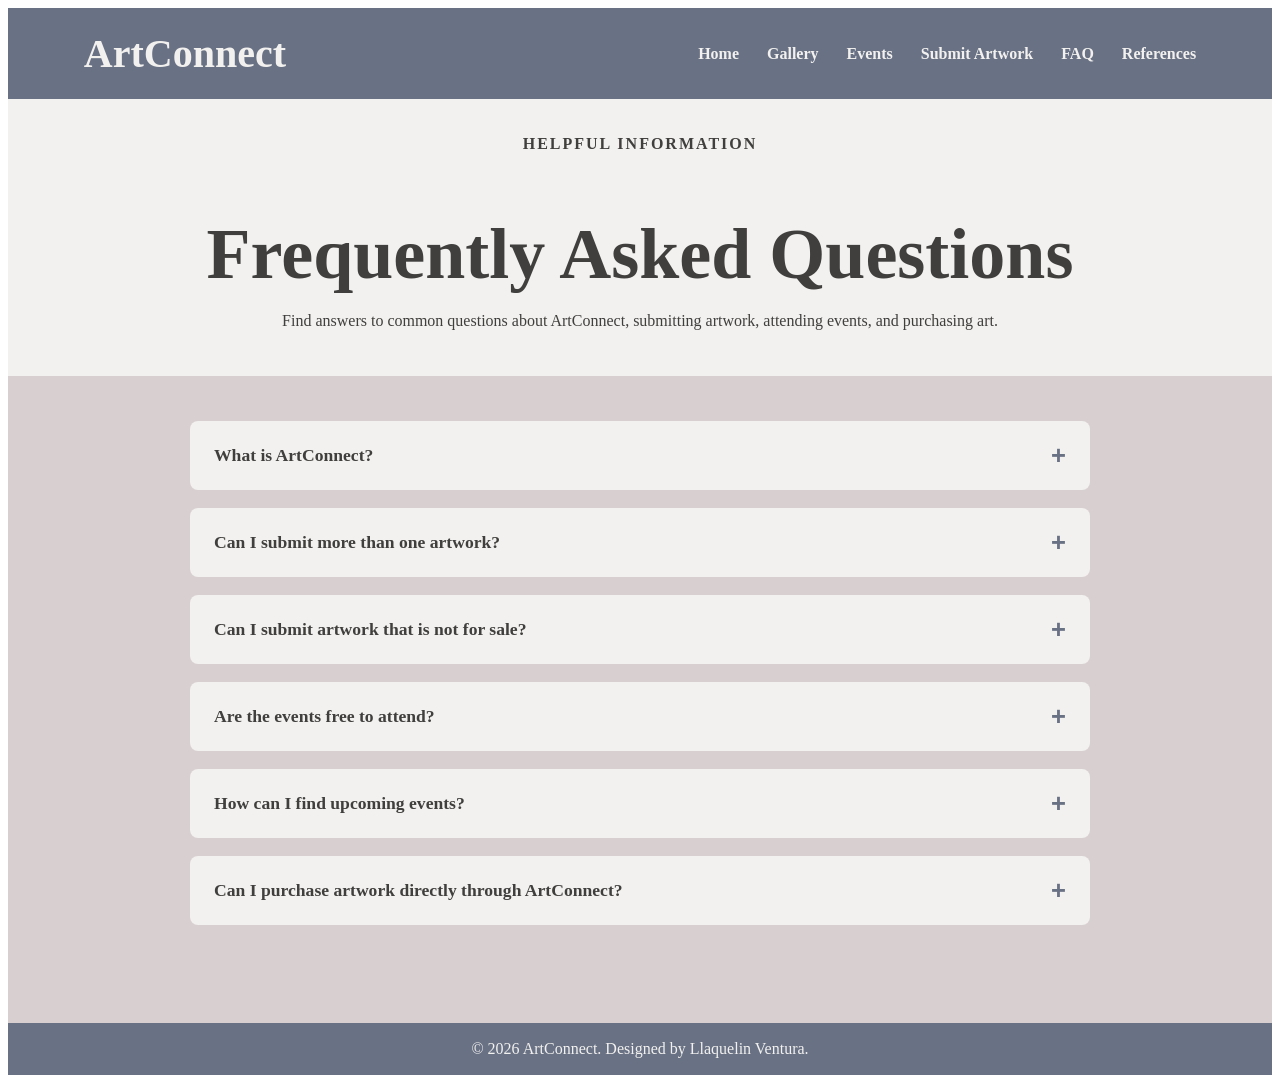
<file: frontend/pages/faq.html>
<!DOCTYPE html>
<html lang="en">
<head>
    <meta charset="UTF-8">


    <title> FAQ </title>

    <link rel="stylesheet" href="../css/style.css">
    
</head>

<body>

    <!--Header and Nav-->
    <header>
        <div class="logo">
            <h1>ArtConnect</h1>
        </div>

        <nav>
            <ul>
                <li><a href="../index.html">Home</a></li>
                <li><a href="gallery.html">Gallery</a></li>
                <li><a href="events.html">Events</a></li>
                <li><a href="submission.html">Submit Artwork</a></li>
                <li><a href="faq.html">FAQ</a></li>
                <li><a href="references.html">References</a></li>
            </ul>
        </nav>
    </header>

    <main>

        <!--FAQ Intro--> 
        <section class="faq-intro">
            <p class="section-label">Helpful Information</p>

            <h2>Frequently Asked Questions</h2>

            <p>
                Find answers to common questions about ArtConnect,
                submitting artwork, attending events, and purchasing art.
        </section>

        <!--FAQ-->
        <section class="faq-section">
            <div class="faq-container">

                <div class="faq-item">
                    <button class="faq-question" type="button">
                        What is ArtConnect?
                        <span class="faq-icon">+</span>
                    </button>

                    <div class="faq-answer">
                        <p>
                            ArtConnect is an online platform that helps local 
                            artists share their work, promote art events, and 
                            connect with people who are interested in art.

                        </p>
                    </div>
                </div>
                    
                <div class="faq-item">
                    <button class="faq-question" type="button">
                        Can I submit more than one artwork?
                        <span class="faq-icon">+</span>
                    </button>

                    <div class="faq-answer">
                        <p>
                        Yes. Artists may submit multiple artworks by completing a separate 
                        submission form for each piece.
                        </p>
                    </div>
                </div>


                <div class="faq-item">
                    <button class="faq-question" type="button">
                        Can I submit artwork that is not for sale?
                        <span class="faq-icon">+</span>
                    </button>

                    <div class="faq-answer">
                        <p>
                            Yes, artists can submit artwork not for sale.
                             On the submission form be sure to enter 0 for the price.
                        </p>
                    </div>
                </div>


                <div class="faq-item">
                    <button class="faq-question" type="button">
                        Are the events free to attend?
                        <span class="faq-icon">+</span>
                    </button>

                    <div class="faq-answer">
                        <p>
                            All the events hosted are free to the public.

                        </p>
                    </div>
                </div>

                <div class="faq-item">
                    <button class="faq-question" type="button">
                        How can I find upcoming events?
                        <span class="faq-icon">+</span>
                    </button>

                    <div class="faq-answer">
                        <p>
                            Visit the Events page to view upcoming exhibitions, 
                            workshops, art markets, and other local creative events.

                        </p>
                    </div>
                </div>


                <div class="faq-item">
                    <button class="faq-question" type="button">
                        Can I purchase artwork directly through ArtConnect?
                        <span class="faq-icon">+</span>
                    </button>

                    <div class="faq-answer">
                        <p>
                            ArtConnect currently displays artwork information 
                            and prices, but direct online purchasing is not yet
                            available.

                        </p>
                    </div>
                </div>
            </div>

        </section>
    </main>


    <footer>
        <p>&copy; 2026 ArtConnect. Designed by Llaquelin Ventura.</p>
    </footer>

    <script src="../js/script.js"></script>
</body>
</html>
</file>
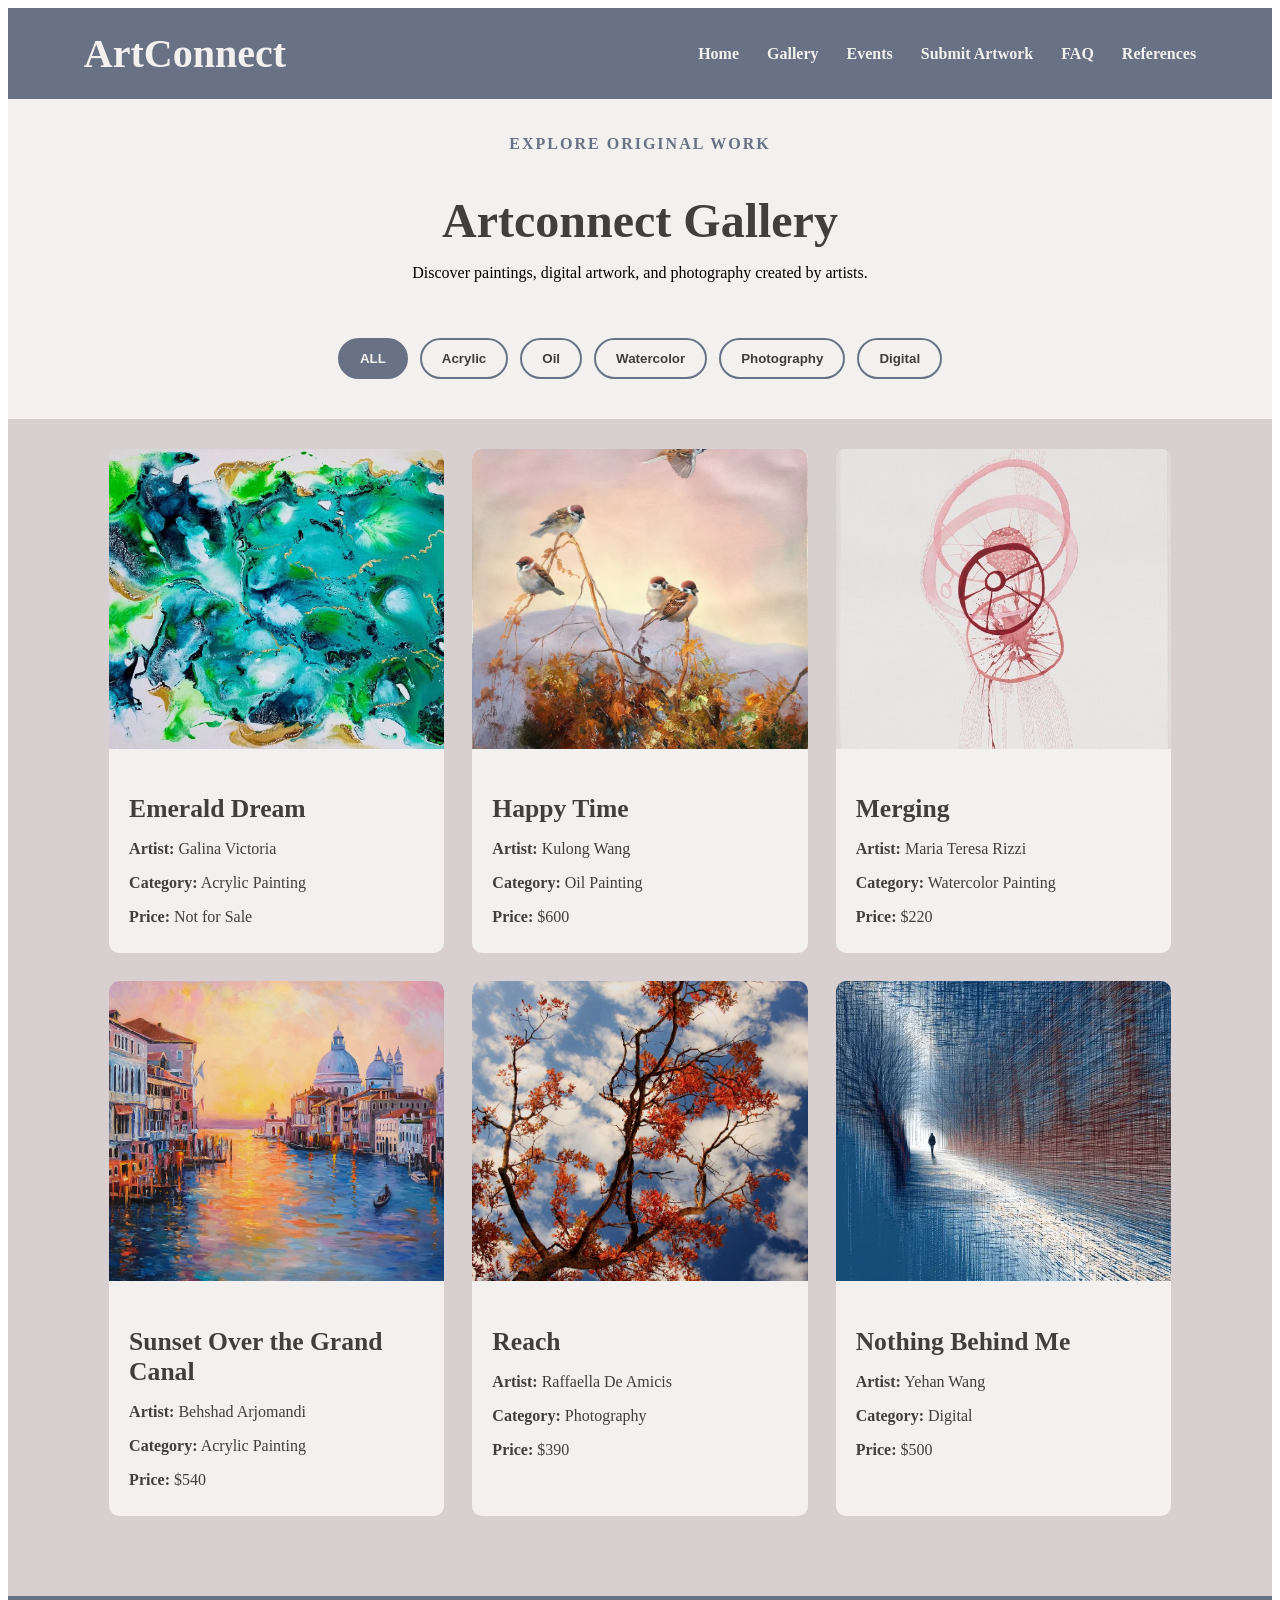
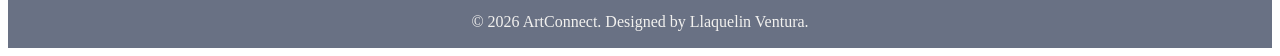
<file: frontend/pages/gallery.html>
<!DOCTYPE html>
<html lang="en">
<head>
    <meta charset="UTF-8">

    <title>Gallery</title>

    <link rel="stylesheet" href="../css/style.css">
</head>

<body>

  <!-- Header and Navigation -->
    <header>
        <div class="logo">
            <h1>ArtConnect</h1>
        </div>

        <nav>
            <ul>
                <li><a href="../index.html">Home</a></li>
                <li><a href="gallery.html">Gallery</a></li>
                <li><a href="events.html">Events</a></li>
                <li><a href="submission.html">Submit Artwork</a></li>
                <li><a href="faq.html">FAQ</a></li>
                <li><a href="references.html">References</a></li>
            </ul>
        </nav>
    </header>

    <main>

        <!--Gallery Intro-->
        <section class="gallery-intro">
            <p class="section-label">Explore Original Work</p>
            <h2>Artconnect Gallery</h2>
            
            <p>
                Discover paintings, digital artwork, and photography created by artists.

            </p>

        </section>

        <!--Gallery buttons-->
        <section class="gallery-controls">

            <button class="filter-button active" data-filter="all">
                ALL
            </button>

            <button class="filter-button" data-filter="acrylic">
                Acrylic
            </button>

             <button class="filter-button" data-filter="oil">
                Oil
            </button>

             <button class="filter-button" data-filter="watercolor">
                Watercolor
            </button>

             <button class="filter-button" data-filter="Photography">
                Photography
            </button>

             <button class="filter-button" data-filter="digital">
                Digital
            </button>
        </section>

        <!--artwork Gallery-->

        <section class="gallery-grid">
        
            <article class="gallery-card" data-category="acrylic">
                    <img
                        src="../images/artwork1.jpg"
                        alt="Abstract acrylic painting"
                    >

                    <div class="gallery-card-content">
                        <h3>Emerald Dream</h3>
                        <p><strong>Artist:</strong> Galina Victoria </p>
                        <p><strong>Category:</strong> Acrylic Painting</p>
                        <p><strong>Price:</strong> Not for Sale</p>
                    </div>
                </article>

                <article class="gallery-card" data-category="oil">
                    <img
                        src="../images/artwork2.jpg"
                        alt="Landscape oil painting"
                    >

                    <div class="gallery-card-content">
                        <h3>Happy Time</h3>
                        <p><strong>Artist:</strong> Kulong Wang </p>
                        <p><strong>Category:</strong> Oil Painting </p>
                        <p><strong>Price:</strong> $600</p>
                    </div>
                </article>

                <article class="gallery-card" data-category="watercolor">
                    <img
                        src="../images/artwork3.jpg"
                        alt="Merging watercolor painting"
                    >

                    <div class="gallery-card-content">
                        <h3>Merging</h3>
                        <p><strong>Artist:</strong> Maria Teresa Rizzi </p>
                        <p><strong>Category:</strong> Watercolor Painting </p>
                        <p><strong>Price:</strong> $220</p>
                    </div>
                </article>

                <article class="gallery-card" data-category="acrylic">
                    <img
                        src="../images/artwork4.jpg"
                        alt="Abstract acrylic painting"
                    >

                    <div class="gallery-card-content">
                        <h3>Sunset Over the Grand Canal</h3>
                        <p><strong>Artist:</strong> Behshad Arjomandi </p>
                        <p><strong>Category:</strong> Acrylic Painting </p>
                        <p><strong>Price:</strong> $540</p>
                    </div>
                </article>

                <article class="gallery-card" data-category="Photography">
                    <img
                        src="../images/artwork5.jpg"
                        alt="Reach Photography"
                    >

                    <div class="gallery-card-content">
                        <h3>Reach</h3>
                        <p><strong>Artist:</strong> Raffaella De Amicis </p>
                        <p><strong>Category:</strong> Photography </p>
                        <p><strong>Price:</strong> $390</p>
                    </div>
                </article>

                <article class="gallery-card" data-category="digital">
                    <img
                        src="../images/artwork6.jpg"
                        alt="Digital portrait artwork"
                    >

                    <div class="gallery-card-content">
                        <h3>Nothing Behind Me</h3>
                        <p><strong>Artist:</strong> Yehan Wang </p>
                        <p><strong>Category:</strong> Digital </p>
                        <p><strong>Price:</strong> $500</p>
                    </div>
                </article>

        </section>

    </main>

   <!--Footer-->
    <footer>
        <p>
            &copy; 2026 ArtConnect. Designed by Llaquelin Ventura.
        </p>

    </footer>
    <script src="../js/script.js"></script>

</body>
</html>
</file>
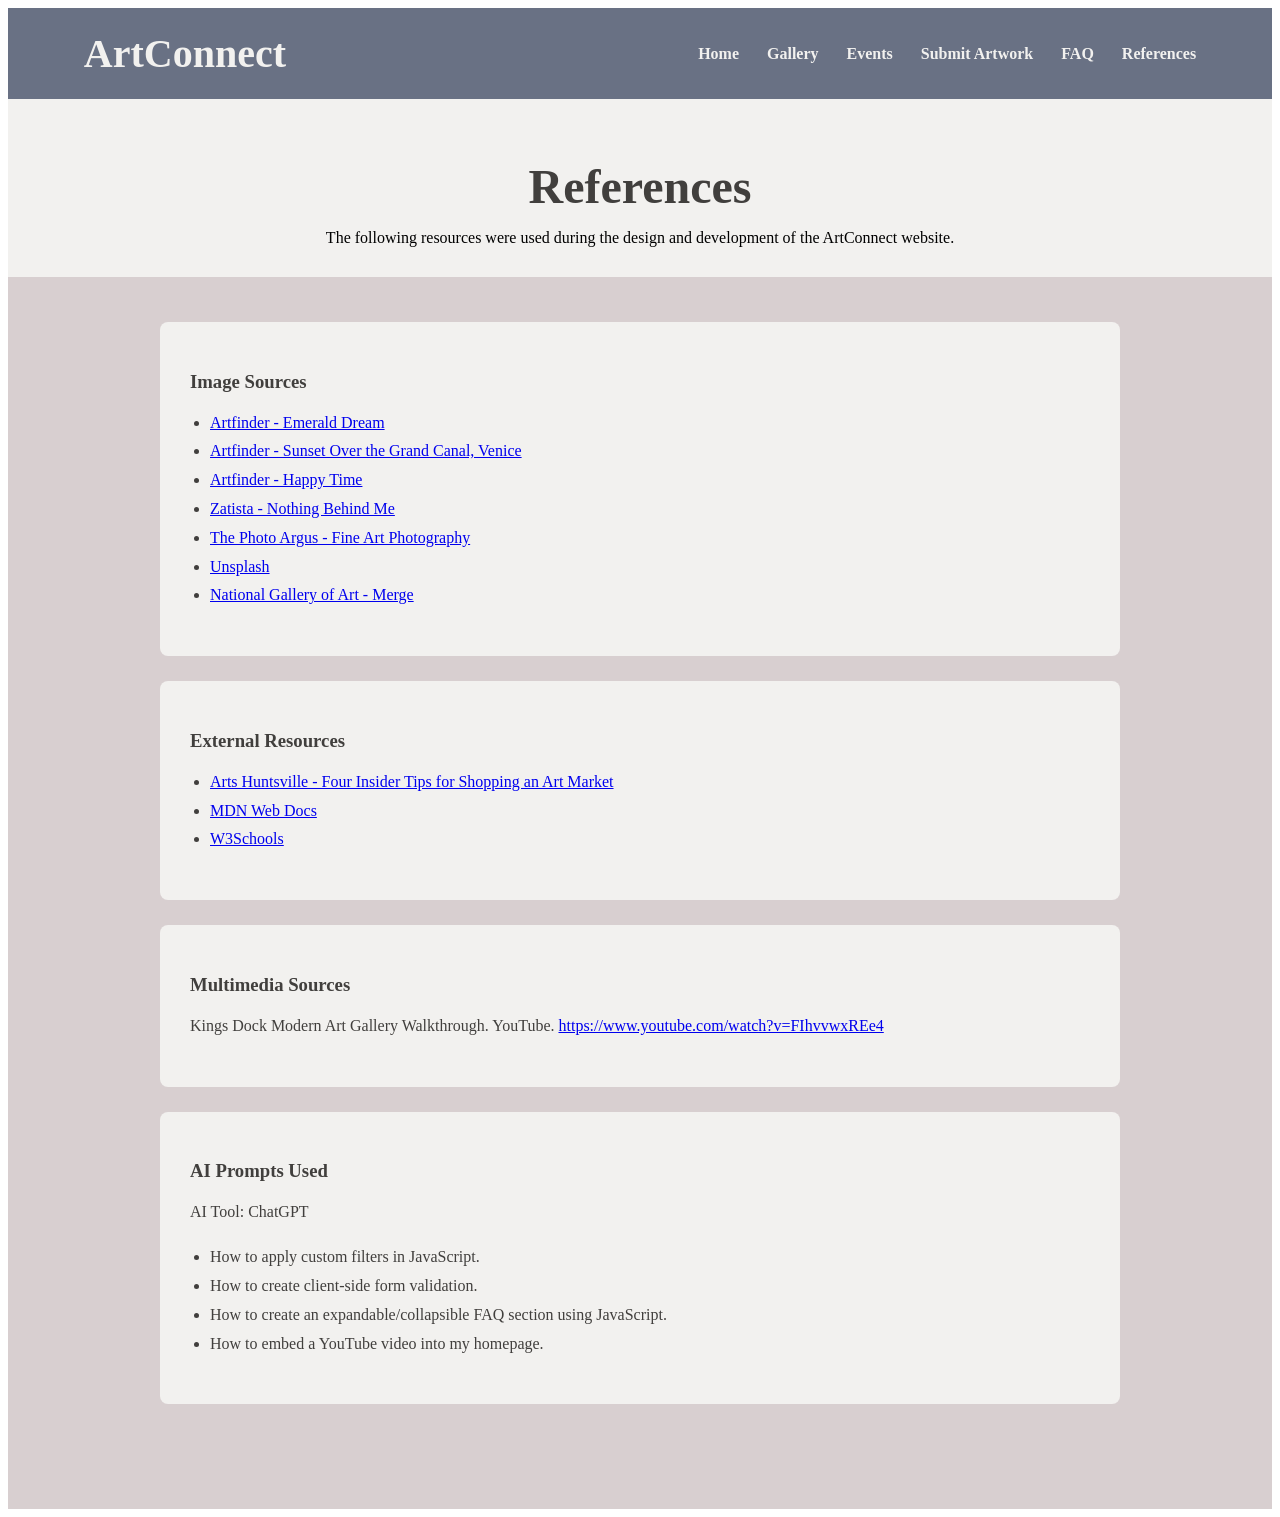
<file: frontend/pages/references.html>
<!DOCTYPE html>
<html lang="en">
<head>
    <meta charset="UTF-8">

    <title>References </title>

    <link rel="stylesheet" href="../css/style.css">
</head>

<body>

    <!-- Header and navg -->
    <header>
        <div class="logo">
            <h1>ArtConnect</h1>
        </div>

        <nav>
            <ul>
                <li><a href="../index.html">Home</a></li>
                <li><a href="gallery.html">Gallery</a></li>
                <li><a href="events.html">Events</a></li>
                <li><a href="submission.html">Submit Artwork</a></li>
                <li><a href="faq.html">FAQ</a></li>
                <li><a href="references.html">References</a></li>
            </ul>
        </nav>
    </header>

    <main>

        <!-- intro -->
        <section class="references-intro">

            <h2>References</h2>

            <p>
                The following resources were used during the design and 
                development of the ArtConnect website.
            </p>
        </section>

        <section class="references-section">

            <div class="reference-card">
                <h3>Image Sources</h3>

                <ul>

                    <li>
                        <a href="https://www.artfinder.com/product/emerald-dream-247c/" target="_blank">
                        Artfinder - Emerald Dream
                        </a>
                    </li>

                    <li>
                        <a href="https://www.artfinder.com/product/sunset-over-the-grand-canal-venice/" target="_blank">
                        Artfinder - Sunset Over the Grand Canal, Venice
                        </a>
                    </li>
                
                    <li>
                        <a href="https://www.artfinder.com/product/happy-time-t292-a1c69/" target="_blank">
                        Artfinder - Happy Time
                        </a>
                    </li>

                    <li>
                        <a href="https://www.zatista.com/product/details/166953/Nothing-Behind-Me" target="_blank">
                        Zatista - Nothing Behind Me
                        </a>
                    </li>

                    <li>
                        <a href="https://thephotoargus.com/fine-art-photography/" target="_blank">
                        The Photo Argus - Fine Art Photography
                        </a>
                    </li>

                    <li>
                        <a href="https://unsplash.com/" target="_blank">
                        Unsplash
                        </a>
                    </li>

                    <li>
                        <a href="https://www.nga.gov/artworks/199318-merging" target="_blank">
                            National Gallery of Art - Merge
                        </a>
                    </li>

            </ul>

        </div>

        <!-- External Resources -->
        <div class="reference-card">

            <h3>External Resources</h3>

            <ul>

                <li>
                    <a href="https://www.artshuntsville.org/four-insider-tips-for-shopping-an-art-market/" target="_blank">
                        Arts Huntsville - Four Insider Tips for Shopping an Art Market
                    </a>
                </li>

                <li>
                    <a href="https://developer.mozilla.org/" target="_blank">
                        MDN Web Docs
                    </a>
                </li>

                <li>
                    <a href="https://www.w3schools.com/" target="_blank">
                        W3Schools
                    </a>
                </li>

            </ul>

        </div>

    <!-- Multimedia Sources -->
<div class="reference-card">

    <h3>Multimedia Sources</h3>

    <p>
        Kings Dock Modern Art Gallery Walkthrough. YouTube.
        <a href="https://www.youtube.com/watch?v=FIhvvwxREe4" target="_blank">
            https://www.youtube.com/watch?v=FIhvvwxREe4
        </a>
    </p>

</div>

<!-- AI Prompts -->
<div class="reference-card">

    <h3>AI Prompts Used</h3>

    <p>AI Tool: ChatGPT</p>

    <ul>
        <li>How to apply custom filters in JavaScript.</li>

        <li>How to create client-side form validation.</li>

        <li>How to create an expandable/collapsible FAQ section using JavaScript.</li>

        <li>How to embed a YouTube video into my homepage.</li>
    </ul>

</div>
</file>
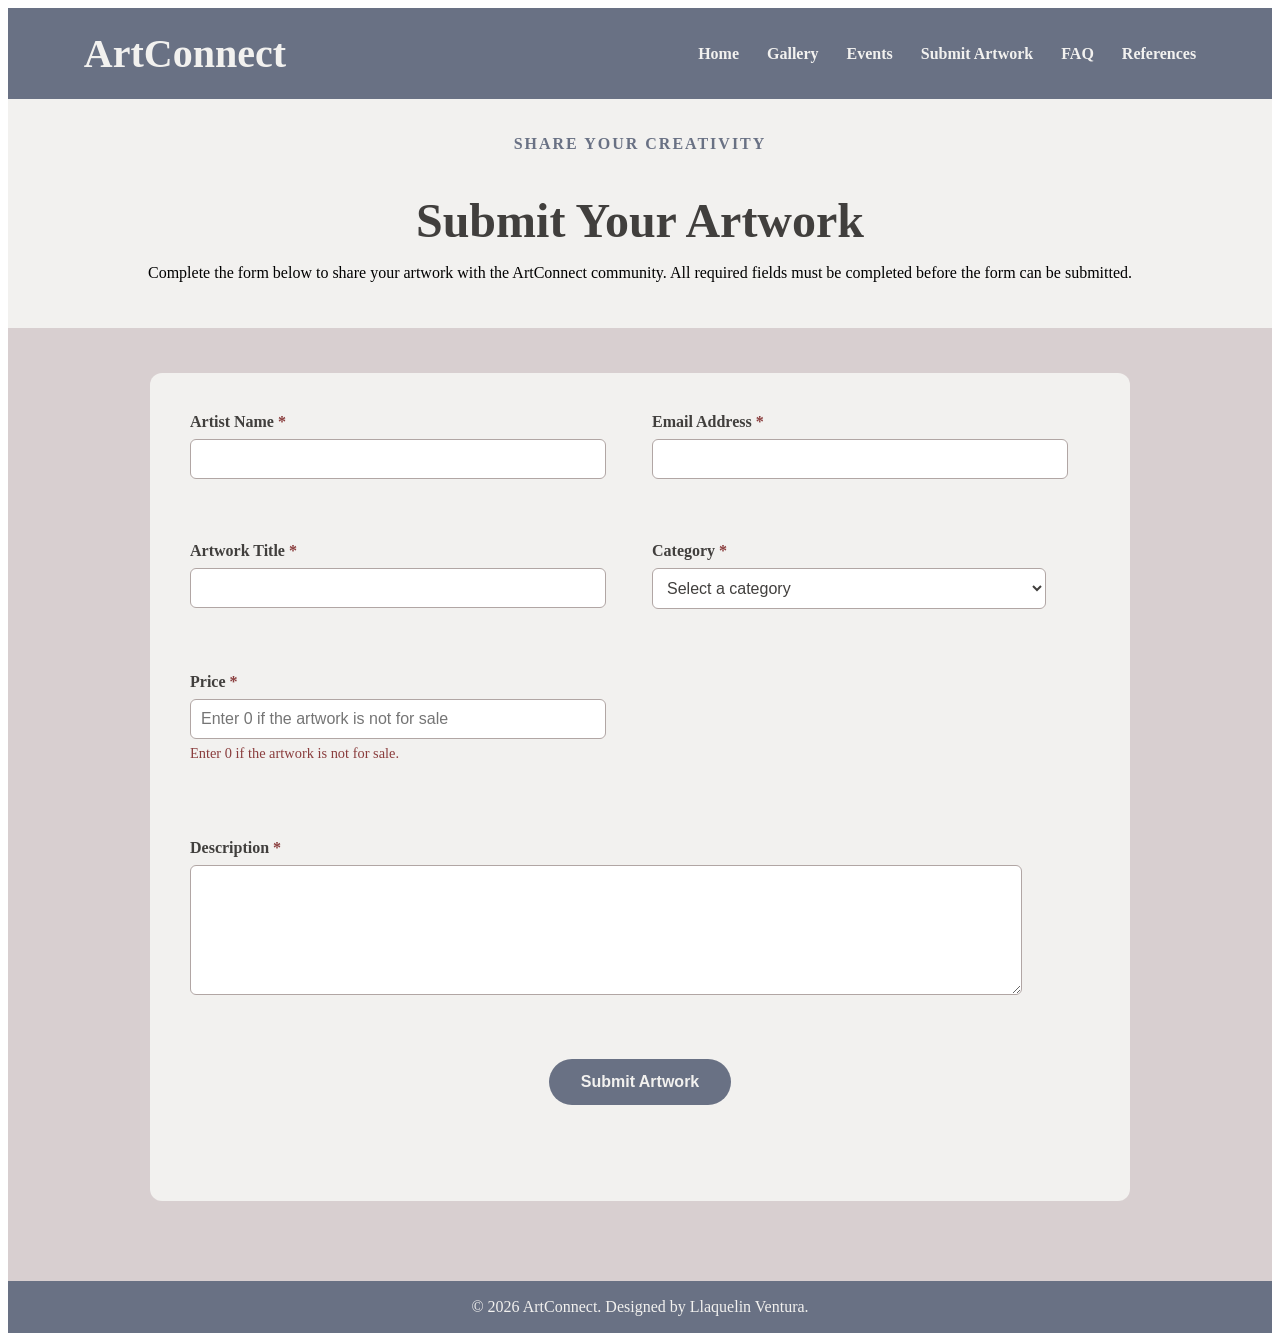
<file: frontend/pages/submission.html>
<!DOCTYPE html>
<html lang="en">
<head>
    <meta charset="UTF-8">

    <title>Submit Artwork </title>

    <link rel="stylesheet" href="../css/style.css">
</head>

<body>

    <!-- Header and navg -->
    <header>
        <div class="logo">
            <h1>ArtConnect</h1>
        </div>

        <nav>
            <ul>
                <li><a href="../index.html">Home</a></li>
                <li><a href="gallery.html">Gallery</a></li>
                <li><a href="events.html">Events</a></li>
                <li><a href="submission.html">Submit Artwork</a></li>
                <li><a href="faq.html">FAQ</a></li>
                <li><a href="references.html">References</a></li>
            </ul>
        </nav>
    </header>

    <main>

        <!-- Page intro -->
        <section class="submission-intro">
            <p class="section-label">Share Your Creativity</p>

            <h2>Submit Your Artwork</h2>

            <p>
                Complete the form below to share your artwork with the
                ArtConnect community. 
                All required fields must be completed
                before the form can be submitted.
            </p>
        </section>

        <!-- Submission form -->
        <section class="submission-section">

            <form id="artwork-form" novalidate>

                <!-- Artist name -->
                <div class="form-group">
                    <label for="artist-name">
                        Artist Name <span>*</span>
                    </label>

                    <input
                        type="text"
                        id="artist-name"
                        name="artistName"
                    >

                    <p class="error-message" id="artist-name-error"></p>
                </div>

                <!-- Email -->
                <div class="form-group">
                    <label for="artist-email">
                        Email Address <span>*</span>
                    </label>

                    <input
                        type="email"
                        id="artist-email"
                        name="email"
                    >

                    <p class="error-message" id="email-error"></p>
                </div>

                <!-- Artwork title -->
                <div class="form-group">
                    <label for="artwork-title">
                        Artwork Title <span>*</span>
                    </label>

                    <input
                        type="text"
                        id="artwork-title"
                        name="artworkTitle"
                    >

                    <p class="error-message" id="title-error"></p>
                </div>

                <!-- Category -->
                <div class="form-group">
                    <label for="artwork-category">
                        Category <span>*</span>
                    </label>

                    <select
                        id="artwork-category"
                        name="category"
                    >
                        <option value="">Select a category</option>
                        <option value="acrylic">Acrylic Painting</option>
                        <option value="oil">Oil Painting</option>
                        <option value="watercolor">Watercolor Painting</option>
                        <option value="digital">Digital Art</option>
                        <option value="photography">Photography</option>
                        <option value="other">Other</option>
                    </select>

                    <p class="error-message" id="category-error"></p>
                </div>

                <!-- Price -->
                <div class="form-group">
                    <label for="artwork-price">
                        Price <span>*</span>
                    </label>

                    <input
                        type="number"
                        id="artwork-price"
                        name="price"
                        min="0"
                        step="0.01"
                        placeholder="Enter 0 if the artwork is not for sale"
                    >

                    <p class="form-help">
                        Enter 0 if the artwork is not for sale.
                    </p>

                    <p class="error-message" id="price-error"></p>
                </div>

                <!-- Descrip -->
                <div class="form-group full-width">
                    <label for="artwork-description">
                        Description <span>*</span>
                    </label>

                    <textarea
                        id="artwork-description"
                        name="description"
                        rows="6"
                    ></textarea>

                    <p class="error-message" id="description-error"></p>
                </div>

                <!-- Submit button -->
                <div class="form-actions full-width">
                    <button type="submit" class="submit-button">
                        Submit Artwork
                    </button>
                </div>

                <!-- Success message -->
                <p
                    id="form-success-message"
                    class="form-success-message full-width"
                ></p>

            </form>

        </section>

    </main>

    <footer>
        <p>&copy; 2026 ArtConnect. Designed by Llaquelin Ventura.</p>
    </footer>

    <script src="../js/script.js"></script>
</body>
</html>
</file>
<file: frontend/css/style.css>
/*header and nav*/
header {
    background-color: #697184;
    color: #F2F1EF;
    padding: 22px 6%;

    display: flex;
    justify-content: space-between;
    align-items: center;
}

.logo h1 {
    margin: 0;
    color: #F2F1EF;
    font-family: Georgia, 'Times New Roman', Times, serif;
    font-size: 2.5rem;
}
 
/* REMOVE BULLETS AND PLACE NAV IN A ROW*/
header nav ul {
    list-style-type: none;
    margin: 0;
    padding: 0;

    display: flex;
    align-items: center;
    gap: 28px;
}

header nav li {
    margin: 0;
    padding: 0; 
}

header nav a {
    color: #F2F1EF;
    text-decoration: none;
    font-weight: 600;
}

header nav a:hover {
    color: #D8CFD0;
}

/*Welcome section*/
.hero {
    position: relative;
    height: 650px;

    background-image: url("../images/hero.jpg");
    background-size: cover;
    background-position: center;

    display: flex;
    justify-content: center;
    align-items: center;

    text-align: center;
    color: #F2F1EF;

}

.hero-overlay {
    position: absolute;
    inset: 0;
}

.hero-content {
    position: relative;
    z-index: 1;
    max-width: 800px;
    padding: 20px;
}

.hero h2 {
    font-family: Georgia, "Times New Roman", serif;
    font-size: clamp(3rem, 7vw, 5.5rem);
    font-weight: normal;
    line-height: 0.95;
    margin-bottom: 25px;
}

.hero-description{
    font-size: 1.2rem;
    max-width: 650px;
    margin: 0 auto 35px;
}

.hero-label{
    font-size: 1rem;
    letter-spacing: 2px;
    text-transform: uppercase;
    margin-bottom: 15px;
}

.hero-buttons{
    display:flex;
    justify-content:center;
    gap:18px;
    flex-wrap: wrap;
}

.button{
    display: inline-block;
    padding: 14px 28px;
    border-radius: 30px;
    text-decoration: none;
    font-weight: bold;
    transition: 0.3s;
}

.primary-button{
    background-color: #F2F1EF;
    color: #413F3D;
    border: 2px solid #F2F1EF;
}

.secondary-button{
    background-color: transparent;
    color: #F2F1EF;
    border: 2px solid #F2F1EF;
}

.primary-button:hover{
    background-color: #D8CFD0;
    border-color: #D8CFD0;
}

.secondary-button:hover{
    background-color: #F2F1EF;
    color: #413F3D;
}

/* About section */

.about {
    background-color: #D8CFD0;
    text-align: center;
    padding: 80px 8%;
}

.section-label {
    color: #697184;
    text-transform: uppercase;
    letter-spacing: 2px;
    font-weight: bold;
    margin-bottom: 10px;
}

.about h2 {
    font-family: Georgia, "Times New Roman", serif;
    font-size: 3rem;
    color: #413F3D;
    margin-bottom: 20px;
}

.about p {
    max-width: 800px;
    margin: 0 auto;
    font-size: 1.1rem;
    line-height: 1.8;
    color: #414141

}

/*---Video-----*/
.featured-video {
    padding: 70px 8%;
    text-align: center;
    background-color: #F2F1EF;
}


.featured-video h2 {
    max-width: 1000px;
    margin: 0 auto 35px;
    color: #413F3D;
    font-family: Georgia, "Times New Roman", serif;
    font-size: 3rem;
    line-height: 1.2;
}

.featured-video p:not(.section-label)  {
    max-width: 900px;
    margin: 0 auto 30px;
    line-height: 1.7;
    font-size: 1.15rem;
}

.video-container {
    max-width: 900px;
    margin: 0 auto;
}

.video-container iframe {
    width: 100%;
    aspect-ratio: 16 / 9;
    border: none;
    border-radius: 10px;
}


/*----Featured artwork------ */

/*styles entire section*/
.featured-artwork {
    background-color: #D8CFD0;
    padding: 80px 8%;
    text-align: center;
}

/*style the heading*/
.featured-artwork h2 {
    font-family: Georgia, "Times New Roman", serif;
    font-size: 3rem;
    color: #413F3D;
    margin-bottom: 35px;
}

/*put art in one row*/
.artwork-container {
    display: flex;
    justify-content: center;
    gap: 28px;
}

/*style each art card*/
.artwork-card{
    width:550px;
    background-color: #F2F1EF;
    padding: 18px;
    border-radius: 10px;
    text-align: left;
}

/* make images the same size*/
.artwork-card img {
    width: 100%;
    height: 400px;
    object-fit: cover;
    border-radius: 10px;
    margin-bottom: 15px;
}

/*style art titles, details, price*/
.artwork-card h3 {
    font-family: Georgia, "Times New Roman", serif;
    font-size: 1.5rem;
    color: #413F3D;
    margin-bottom: 8px;
}

.artwork-card p {
    margin-bottom: 6px;
    color: #413F3D;
}

.price {
    color: #697184;
    font-weight: bold;
    margin-top: 10px;
}

/*feautured event section*/
.featured-event {
    padding: 80px 8%;
    display: flex;
    align-items: center;
    gap: 50px;
    background-color: #F2F1EF;
}
.section-level {
    text-transform: uppercase;
    color: #697184; 
    font-weight: bold;
    letter-spacing: 2px;
}
.event-image,
.event-content {
    flex: 1;
}

.event-image img {
    width: 100%;
    height: 380px;
    object-fit: cover;
    border-radius: 10px;

}
.event-content h2 {
    font-family:Georgia, 'Times New Roman', Times, serif;
    font-size: 2rem;
    margin-bottom: 20px;
    color: #413F3D;
}

.event-content p {
    margin-bottom: 12px;
    color: #413F3D;
    font-family: Georgia, 'Times New Roman', Times, serif;

}

.event-button {
    display: inline-block;
    margin-top: 15px;
    padding: 13px 25px;
    background-color: #697184;
    color: #F2F1EF;
    text-decoration: none;
    border-radius: 30px;
}

/*Developer*/

.developer-contact {
    padding: 10px 8%;
    text-align: center;
    background-color: #D8CFD0;
    color: #413F3D;
    font-family: Georgia, "Times New Roman", serif;


}

.developer-contact h2 {
    font-family: Georgia, "Times New Roman", serif;
    font-size: 2rem;
    margin-bottom: 20px;
    color: #413F3D;

}

.developer-contact a {
    color: #413F3D;
}

footer {
    padding: 1px;
    background-color: #697184;
    color: #F2F1EF;
    text-align: center;
}

/* Gallery intro*/
.gallery-intro {
    padding: 20px 8% 30px;
    text-align: center;
    background-color: #F2F1EF;
}

.gallery-intro h2 {
    font-family:Georgia, 'Times New Roman', Times, serif;
    font-size: 3rem;
    color: #413F3D;
    margin-bottom: 15px;
}

/*Filter buttons*/
.gallery-controls {
    padding: 10px 8% 40px;
    display: flex;
    justify-content: center;
    gap: 12px;
    flex-wrap: wrap;
    background-color: #F2F1EF
}

.filter-button {
    padding: 11px 20px;
    border: 2px solid #697184;
    border-radius: 25px;
    background-color: transparent;
    color: #413F3D;
    cursor: pointer;
    font-weight: 600;

}
.filter-button:hover,
.filter-button.active {
    background-color: #697184;
    color: #F2F1EF;
}

/* Gallery layout */
.gallery-grid {
    padding: 30px 8% 80px;
    display: grid;
    grid-template-columns: repeat(3, 1fr);
    gap: 28px;
    background-color: #D8CFD0;

}

.gallery-card {
    background-color: #F2F1EF;
    border-radius: 10px;
    overflow: hidden;
}

.gallery-card img {
    width: 100%;
    height: 300px;
    object-fit: cover;
    display: block;
}

.gallery-card-content {
    padding: 20px;
}

.gallery-card h3 {
    font-family: Georgia, "Times New Roman", serif;
    font-size: 1.6rem;
    margin-bottom: 10px;
    color: #413F3D;
}


.gallery-card p {
    margin-bottom: 7px;
    color: #413F3D;

}

.gallery-card .price {
    color: #697184;
    font-weight: bold;
    margin-top: 10px;
}

.gallery-card.hidden {
    display: none;
}

/* Responsive Gallery */
@media (max-width: 900px) {
    .gallery-grid {
        grid-template-columns: repeat(2, 1fr);
    }
}

@media (max-width: 600px) {
    .gallery-grid {
        grid-template-columns: 1fr;
    }

    .gallery-intro h2 {
        font-size: 2.6rem;
    }
}

/*Events intro*/

.events-intro {
    padding: 20px 8% 30px;
    text-align: center;
    background-color: #F2F1EF;
}

.events-intro h2 {
    font-family:Georgia, 'Times New Roman', Times, serif;
    font-size: 3rem;
    color: #413F3D;
    margin-bottom: 15px;
}

.events-grid {
    padding: 30px 8% 80px;
    display: grid;
    grid-template-columns: repeat(2, 1fr);
    gap: 28px;
    background-color: #D8CFD0;
}

.event-card {
    background-color: #F2F1EF;
    border-radius: 10px;
    overflow: hidden;
}

.event-card img {
    width: 100%;
    height: 300px;
    object-fit: cover;
    display: block;
}

.event-card-content {
    padding: 20px;
}

.event-card h3 {
    font-family: Georgia, "Times New Roman", serif;
    font-size: 1.5rem;
    margin-bottom: 10px;
    color: #413F3D;
}


.event-card p {
    margin-bottom: 7px;
    color: #413F3D;

}

.event-summary {
    margin-top: 14px;
}

.event-details-button {
    margin-top: 15px;
    padding: 12px 22px;
    border: none;
    border-radius: 25px;
    background-color: #697184;
    color: #F2F1EF;
    font-weight: 600;
    cursor: pointer;
}

.event-details-button:hover {
    background-color: #413F3D;
}

/*dynamic detail section*/
.event-detail-panel {
    padding: 70px 8%;
    text-align: center;
    background-color: #F2F1EF;
}

.event-detail-panel h2 {
    font-family: Georgia, "Times New Roman", serif;
    font-size: 2.8rem;
    color: #413F3D;
    margin-bottom: 20px;
}

.event-detail-panel p {
    max-width: 800px;
    margin: 0 auto 12px;
}

/* Responsive events */
@media (max-width: 800px) {
    .events-grid {
        grid-template-columns: 1fr;
    }

    .events-intro h2 {
        font-size: 2.7rem;
    }
}

/*submission page*/

.submission-intro {
    padding: 20px 8% 30px;
    text-align: center;
    background-color: #F2F1EF;
}

.submission-intro h2 {
    font-family:Georgia, 'Times New Roman', Times, serif;
    font-size: 3rem;
    color: #413F3D;
    margin-bottom: 15px;
}

/*form section*/
.submission-section {
    padding: 45px 8% 80px;
    background-color: #D8CFD0;
}

#artwork-form {
    max-width: 900px;
    margin: 0 auto;
    padding: 40px;
    background-color: #F2F1EF;
    border-radius: 12px;
    

    display: grid;
    grid-template-columns: repeat(2, 1fr);
    gap: 24px;
}

.form-group {
    display: flex;
    flex-direction: column;
}

.form-group label {
    margin-bottom: 8px;
    color: #413F3D;
    font-weight: 600;
}

.form-group label span {
    color: #8A3D3D;
}

.form-group input,
.form-group select,
.form-group textarea {
    width: 90%;
    padding: 10px;
    border: 1px solid #B1A6A4;
    border-radius: 6px;
    background-color: white;
    color: #413F3D;
    font-family: Arial, sans-serif;
    font-size: 1rem;
}

.form-group textarea {
    resize: vertical;
}

.form-group input:focus,
.form-group select:focus,
.form-group textarea:focus {
    outline: 2px solid #697184;
    border-color: #697184;
}

.full-width {
    grid-column: 1 / -1
}

.form-help {
    margin-top: 6px;
    font-size: .90rem;
    color: #8A3D3D
}

.error-message {
    min-height: 20px;
    margin-top: 5px;
    color: #8A3D3D;
    font-size: 0.9rem;
}

.input-error {
    border: 2px solid #8A3D3D !important;
}

.form-actions {
    text-align: center;
}

.submit-button {
    padding: 14px 32px;
    border: none;
    border-radius: 30px;
    background-color: #697184;
    color: #F2F1EF;
    font-size: 1rem;
    font-weight: bold;
    cursor: pointer;
}

.submit-button:hover {
    background-color: #413F3D;
}

.form-success-message {
    text-align: center;
    color: #2F6B46;
    font-weight: bold;
}

/*responsive form*/

@media (max-width: 700px) {
    #artwork-form {
        grid-template-columns: 1fr;
        padding: 25px;
    }

    .full-width {
        grid-column: auto;
    }

    .submission-intro h2 {
        font-size: 2.7rem;
    }
}

/*FAQ intro*/

.faq-intro {
    padding: 20px 8% 30px;
    text-align: center;
    background-color: #F2F1EF;
}

.faq-intro h2 {
    font-family:Georgia, 'Times New Roman', Times, serif;
    font-size: 4.5rem;
    color: #413F3D;
    margin-bottom: 15px;
}

.faq-intro p {
    font-family: Georgia, 'Times New Roman', Times, serif;
    color: #413F3D;
    font-size: 1rem;
}


/*FAQ section*/
.faq-section {
    padding: 45px 8% 80px;
    background-color: #D8CFD0;

}

.faq-container {
    max-width: 900px;

    margin: 0 auto;
}

.faq-item {
    margin-bottom: 18px;
    overflow: hidden;
    background-color: #F2F1EF;
    border-radius: 8px;
}

.faq-question {
    width: 100%;
    padding: 20px 24px;
    border: none;
    background-color: #F2F1EF;
    color: #413F3D;
    font-family: Georgia, "Times New Roman", serif;
    font-size: 1.1rem;
    font-weight: bold;
    text-align: left;
    cursor: pointer;

    display: flex;
    justify-content: space-between;
    align-items: center;
}

.faq-question:hover {
    background-color: #B1A6A4;
}

.faq-icon {
    margin-left: 20px;
    color: #697184;
    font-family: Arial, sans-serif;
    font-size: 1.6rem;
}

.faq-answer {
    display: none;
    padding: 0 24px 22px;
}

.faq-answer p {
    margin: 0;
    color: #413F3D;
    line-height: 1.7;
}

/*show answer when clicked */
.faq-item.active .faq-answer {
    display: block;
}

.faq-item.active .faq-question {
    background-color: #B1A6A4;
}

@media (max-width: 700px) {
    .faq-intro h2 {
        font-size: 2.7rem;
    }

    .faq-question {
        padding: 18px;
        font-size: 1rem;
    }

    .faq-answer {
        padding: 0 18px 18px;
    }
}

/*References intro*/

.references-intro {
    padding: 20px 8% 30px;
    text-align: center;
    background-color: #F2F1EF;
}

.references-intro h2 {
    font-family:Georgia, 'Times New Roman', Times, serif;
    font-size: 3rem;
    color: #413F3D;
    margin-bottom: 15px;
}

.references-intro p {
    margin: 0 auto;
    font-family:Georgia, 'Times New Roman', Times, serif;

}

.references-section {
    padding: 45px 8% 80px;
    background-color: #D8CFD0;
}

.reference-card {
    max-width: 900px;
    margin: 0 auto 25px;
    padding: 30px;

    background-color: #F2F1EF;

    border-radius: 8px;
}

.reference-card h3 {
    margin-bottom: 15px;
    color: #413F3D;
    font-family: Georgia, "Times New Roman", serif;
}

.reference-card p,
.reference-card li {
    color: #413F3D;
    line-height: 1.8;
}

.reference-card ul {
    padding-left: 20px;
}

.reference-card code {
    background-color: #EAE7E4;
    padding: 2px 6px;
    border-radius: 4px;
    font-family: Georgia, 'Times New Roman', Times, serif;
}
</file>
